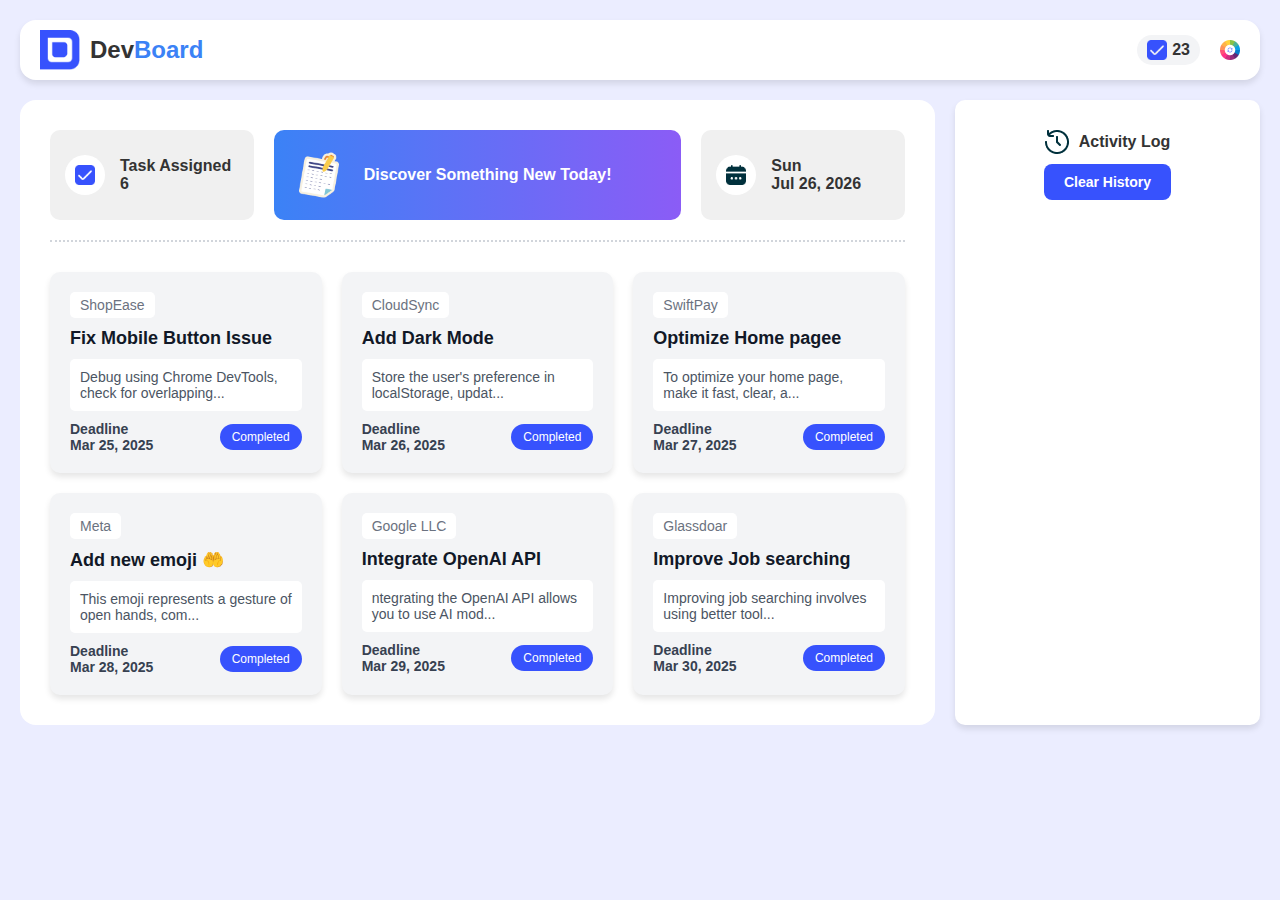
<file: index.html>
<!DOCTYPE html>
<html lang="en">
  <head>
    <meta charset="UTF-8" />
    <meta name="viewport" content="width=device-width, initial-scale=1.0" />
    <title>DevBoard</title>
    <link rel="stylesheet" href="css/style.css" />
  </head>
  <body class="bg-primary">
    <nav class="navbar">
      <div class="navbar-container">
        <div class="navbar-left">
          <img src="assets/logo.png" alt="Logo" class="logo" />
          <h1 class="brand-name">
            Dev<span class="brand-name-highlight">Board</span>
          </h1>
        </div>
        <div class="navbar-right">
          <div class="notification">
            <img
              src="assets/checkbox.png"
              alt="Notification Icon"
              class="notification-icon"
            />
            <span class="notification-count" id="notificationCount">23</span>
          </div>
          <img
            src="assets/theme-btn.png"
            alt="RGB Icon"
            id="colorChanger"
            class="theme-btn"
          />
        </div>
      </div>
    </nav>

    <div class="content-container">
      <!-- Left section -->
      <section id="left-section">
        <div class="summary">
          <div class="count-card bg-primary">
            <div class="checkbox-icon bg-white">
              <img src="assets/checkbox.png" alt="checkbox" />
            </div>
            <div class="summary-content">
              <p class="card-title">Task Assigned</p>
              <p class="card-number" id="countDisplay">6</p>
            </div>
          </div>
          <div
            class="highlight-card"
            onclick="window.location.href='templet.html'"
          >
            <img src="assets/board.png" alt="board" />
            <p class="font-bold">Discover Something New Today!</p>
          </div>

          <div class="card-live-date bg-primary">
            <div class="card-img">
              <img src="assets/calender.png" alt="calender" />
            </div>
            <div class="card-content">
              <p class="card-day" id="liveDay"></p>
              <p class="card-date" id="liveDate"></p>
            </div>
          </div>
        </div>
        <!--  task-card -->
        <div class="task-cards">
          <div class="task-card bg-primary">
            <p class="task-category bg-white">ShopEase</p>
            <h4 class="task-title">Fix Mobile Button Issue</h4>
            <p class="task-desc bg-white" id="taskDesc1">
              Debug using Chrome DevTools, check for overlapping elements and
              improve user interface responsiveness. Make sure the button size
              is correct and no elements are hidden.
              <span class="read-more">...</span>
            </p>
            <div class="task-deadline">
              <p>
                Deadline <br />
                <span class="deadline-date" id="liveDeadline1"
                  >Mar 25, 2025</span
                >
              </p>
              <button class="status-completed" id="completeBtn1">
                Completed
              </button>
            </div>
          </div>

          <div class="task-card bg-primary">
            <p class="task-category bg-white">CloudSync</p>
            <h4 class="task-title">Add Dark Mode</h4>
            <p class="task-desc bg-white" id="taskDesc2">
              Store the user's preference in localStorage, update CSS variables
              dynamically based on the mode selected.
              <span class="read-more">...</span>
            </p>
            <div class="task-deadline">
              <p>
                Deadline <br />
                <span class="deadline-date" id="liveDeadline2"
                  >Mar 26, 2025</span
                >
              </p>
              <button class="status-completed" id="completeBtn2">
                Completed
              </button>
            </div>
          </div>

          <div class="task-card bg-primary">
            <p class="task-category bg-white">SwiftPay</p>
            <h4 class="task-title">Optimize Home pagee</h4>
            <p class="task-desc bg-white" id="taskDesc3">
              To optimize your home page, make it fast, clear, and easy to
              navigate. Use good images, strong headlines, and show what makes
              your site special. Make sure it looks good on phones too, and
              guide visitors with clear buttons.
              <span class="read-more">...</span>
            </p>
            <div class="task-deadline">
              <p>
                Deadline <br />
                <span class="deadline-date" id="liveDeadline3"
                  >Mar 27, 2025</span
                >
              </p>
              <button class="status-completed" id="completeBtn3">
                Completed
              </button>
            </div>
          </div>

          <div class="task-card bg-primary">
            <p class="task-category bg-white">Meta</p>
            <h4 class="task-title">Add new emoji 🤲</h4>
            <p class="task-desc bg-white" id="taskDesc4">
              This emoji represents a gesture of open hands, commonly associated
              with giving, receiving, or expressing gratitude. It can also
              symbolize prayer, hope, or a plea for help.
              <span class="read-more">...</span>
            </p>
            <div class="task-deadline">
              <p>
                Deadline <br />
                <span class="deadline-date" id="liveDeadline4"
                  >Mar 28, 2025</span
                >
              </p>
              <button class="status-completed" id="completeBtn4">
                Completed
              </button>
            </div>
          </div>

          <div class="task-card bg-primary">
            <p class="task-category bg-white">Google LLC</p>
            <h4 class="task-title">Integrate OpenAI API</h4>
            <p class="task-desc bg-white" id="taskDesc5">
              ntegrating the OpenAI API allows you to use AI models for tasks
              like text generation, language understanding, and more, directly
              in your applications.
              <span class="read-more">...</span>
            </p>
            <div class="task-deadline">
              <p>
                Deadline <br />
                <span class="deadline-date" id="liveDeadline5"
                  >Mar 29, 2025</span
                >
              </p>
              <button class="status-completed" id="completeBtn5">
                Completed
              </button>
            </div>
          </div>

          <div class="task-card bg-primary">
            <p class="task-category bg-white">Glassdoar</p>
            <h4 class="task-title">Improve Job searching</h4>
            <p class="task-desc bg-white" id="taskDesc6">
              Improving job searching involves using better tools, networking,
              and customizing resumes to match job descriptions, increasing the
              chances of finding the right opportunities.
              <span class="read-more">...</span>
            </p>
            <div class="task-deadline">
              <p>
                Deadline <br />
                <span class="deadline-date" id="liveDeadline6"
                  >Mar 30, 2025</span
                >
              </p>
              <button class="status-completed" id="completeBtn6">
                Completed
              </button>
            </div>
          </div>
        </div>
      </section>

      <!-- Right Section -->
      <section id="right-section">
        <p class="activity-log-title">
          <img src="assets/activity.png" alt="" /> Activity Log
        </p>
        <button class="clear-history-btn">Clear History</button>
        <div id="activityLog"></div>
      </section>
    </div>
    <script src="js/script.js"></script>
  </body>
</html>
</file>
<file: css/style.css>
/* Global Styles */
* {
  margin: 0;
  padding: 0;
  box-sizing: border-box;
}

body {
  font-family: Arial, sans-serif;
  display: flex;
  flex-direction: column;
  padding: 20px;
  background-color: #f9fafb;
  color: #333;
}

/* Common Style */
.bg-primary {
  background-color: rgba(55, 82, 253, 0.1);
}

.bg-white {
  background-color: white;
}

.card {
  display: flex;
  justify-content: center;
  gap: 15px;
  padding: 20px;
  border-radius: 10px;
  text-align: center;
}

.navbar {
  background-color: #fff;
  box-shadow: 0 4px 6px rgba(0, 0, 0, 0.1);
  padding: 10px 20px;
  border-radius: 16px;
  display: flex;
  justify-content: space-between;
  align-items: center;
  position: sticky;
  top: 0;
  max-width: 1300px;
  width: 100%;
  z-index: 1000;
  margin: 0 auto;
}

.navbar-container {
  display: flex;
  justify-content: space-between;
  width: 100%;
  max-width: 1200px;
  margin: 0 auto;
}

.navbar-left {
  display: flex;
  align-items: center;
}

.logo {
  width: 40px;
  height: 40px;
  margin-right: 10px;
}

.brand-name {
  font-size: 24px;
  font-weight: bold;
}

.brand-name-highlight {
  color: #3b82f6;
}

.navbar-right {
  display: flex;
  align-items: center;
}

.notification {
  display: flex;
  align-items: center;
  background-color: #f3f4f6;
  padding: 5px 10px;
  border-radius: 9999px;
  margin-right: 20px;
}

.notification-icon {
  width: 20px;
  height: 20px;
  margin-right: 5px;
}

.notification-count {
  font-weight: bold;
}

.theme-btn {
  width: 20px;
  height: 20px;
  cursor: pointer;
}

/* Content Container */
.content-container {
  display: grid;
  grid-template-columns: 3fr 1fr;
  gap: 20px;
  max-width: 1300px;
  width: 100%;
  margin: 20px auto;
  align-items: start;
}

/* Left Section */
#left-section {
  background-color: white;
  padding: 30px;
  border-radius: 16px;
}

.summary {
  display: grid;
  grid-template-columns: 1fr 2fr 1fr;
  gap: 20px;
  margin-bottom: 30px;
  border-bottom: 2px dotted #d1d5db;
  padding-bottom: 20px;
}

/* highlight */
.highlight-card {
  display: flex;
  align-items: center;
  cursor: pointer;
  padding: 20px;
  border-radius: 10px;
  background: linear-gradient(to right, #3b82f6, #8b5cf6);
  max-width: 600px;
}

.highlight-card img {
  max-width: 50px;
  max-height: 50px;
  border-radius: 10px;
  margin-right: 20px;
}

.font-bold {
  font-weight: bold;
  font-size: 16px;
  color: white;
}

.card-live-date,
.count-card {
  display: flex;
  align-items: center;
  padding: 15px;
  border-radius: 10px;
  background-color: #f0f0f0;
  max-width: 400px;
}

.card-img,
.checkbox-icon {
  max-width: 50px;
  max-height: 50px;
  display: flex;
  justify-content: center;
  align-items: center;
  background-color: white;
  border-radius: 50%;
}

.card-img img,
.checkbox-icon img {
  max-width: 40px;
  max-height: 40px;
  padding: 10px;
  object-fit: contain;
}

.card-content,
.summary-content {
  margin-left: 15px;
}

.card-day,
.card-date,
.card-title,
.card-number {
  font-size: 16px;
  font-weight: bold;
  color: #333;
}

.task-cards {
  display: grid;
  grid-template-columns: repeat(auto-fill, minmax(250px, 1fr));
  gap: 20px;
}

.task-card {
  padding: 20px;
  border-radius: 10px;
  box-shadow: 0 4px 6px rgba(0, 0, 0, 0.1);
  background-color: #f3f4f6;
  width: 100%;
  max-width: 320px;
  display: flex;
  flex-direction: column;
  gap: 10px;
}

.task-category {
  color: #6b7280;
  font-size: 14px;
  padding: 5px 10px;
  border-radius: 5px;
  display: inline-block;
  background-color: white;
  max-width: fit-content;
}

.task-title {
  font-size: 18px;
  font-weight: bold;
  color: #111827;
}

.task-desc {
  font-size: 14px;
  color: #4b5563;
  padding: 10px;
  border-radius: 5px;
  background-color: white;
  overflow: hidden;
  position: relative;
  cursor: pointer;
}

.task-desc.expand {
  white-space: normal;
}

.task-desc button {
  position: absolute;
  bottom: 10px;
  left: 10px;
  background: transparent;
  border: none;
  color: #3b82f6;
  font-weight: bold;
  cursor: pointer;
}

.task-deadline {
  display: flex;
  justify-content: space-between;
  align-items: center;
  font-size: 14px;
  font-weight: bold;
  color: #374151;
}

.status-completed {
  background-color: #3752fd;
  color: white;
  padding: 6px 12px;
  border-radius: 9999px;
  font-size: 12px;
  border: none;
  cursor: pointer;
  transition: 0.3s;
}

.status-completed:hover {
  background-color: #1e3a8a;
}

/* Right Section */
#right-section {
  min-width: 300px;
  width: 100%;
  height: 100%;
  background-color: white;
  padding: 30px;
  border-radius: 10px;
  text-align: center;
  box-shadow: 0 4px 6px rgba(0, 0, 0, 0.1);
  align-self: start;
}

.activity-log-title {
  display: flex;
  align-items: center;
  justify-content: center;
  font-weight: bold;
  font-size: 16px;
  margin-bottom: 10px;
}

.activity-log-title img {
  width: 24px;
  height: 24px;
  margin-right: 10px;
}

.clear-history-btn {
  background-color: #3752fd;
  color: white;
  padding: 10px 20px;
  border-radius: 8px;
  font-size: 14px;
  font-weight: bold;
  margin-bottom: 20px;
  border: none;
}

.activity-log {
  font-size: 14px;
  color: #6b7280;
}

.activity-log p {
  margin-bottom: 10px;
}

/* Responsive Styles */
@media (max-width: 768px) {
  .content-container {
    grid-template-columns: 1fr;
  }

  .task-cards {
    grid-template-columns: 1fr;
  }

  .navbar-container {
    flex-direction: column;
    align-items: center;
  }

  .navbar-left {
    margin-bottom: 10px;
  }

  .navbar-right {
    margin-bottom: 10px;
  }

  #left-section,
  #right-section {
    padding: 15px;
  }
}
</file>
